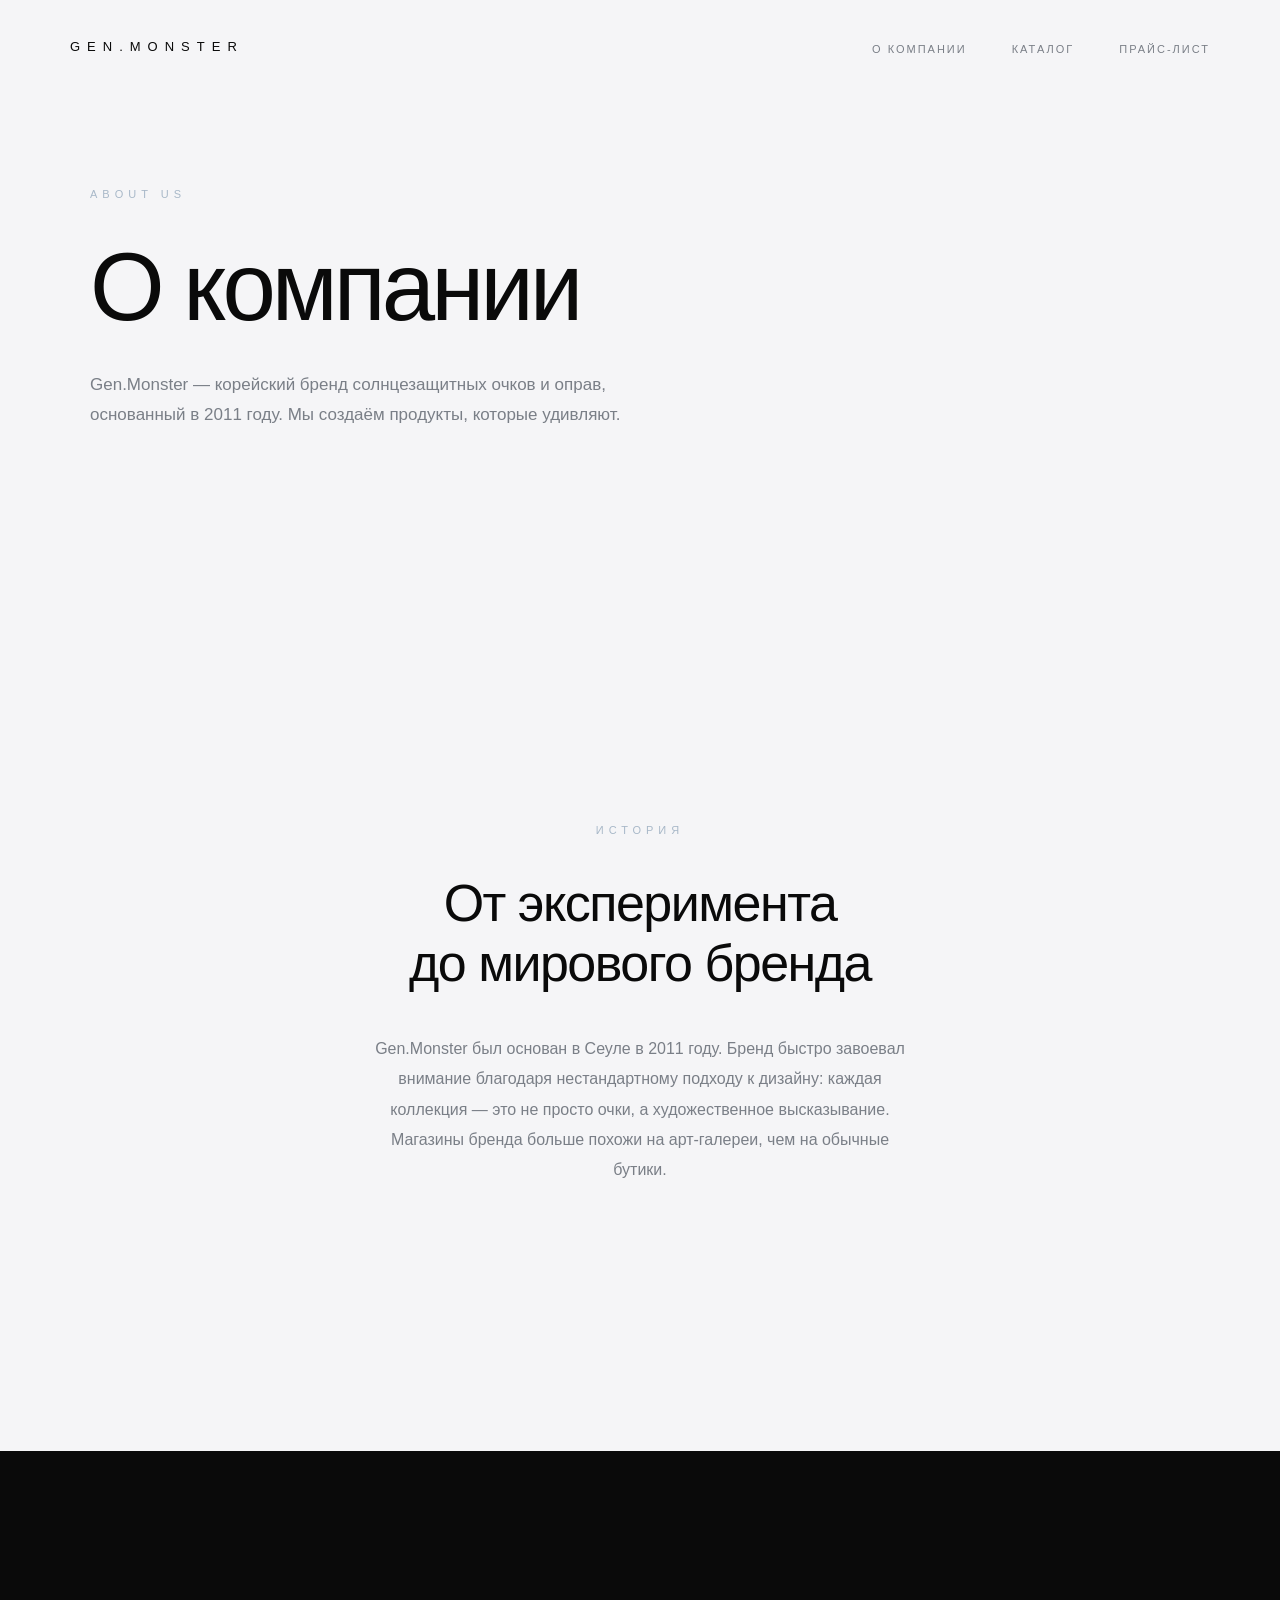
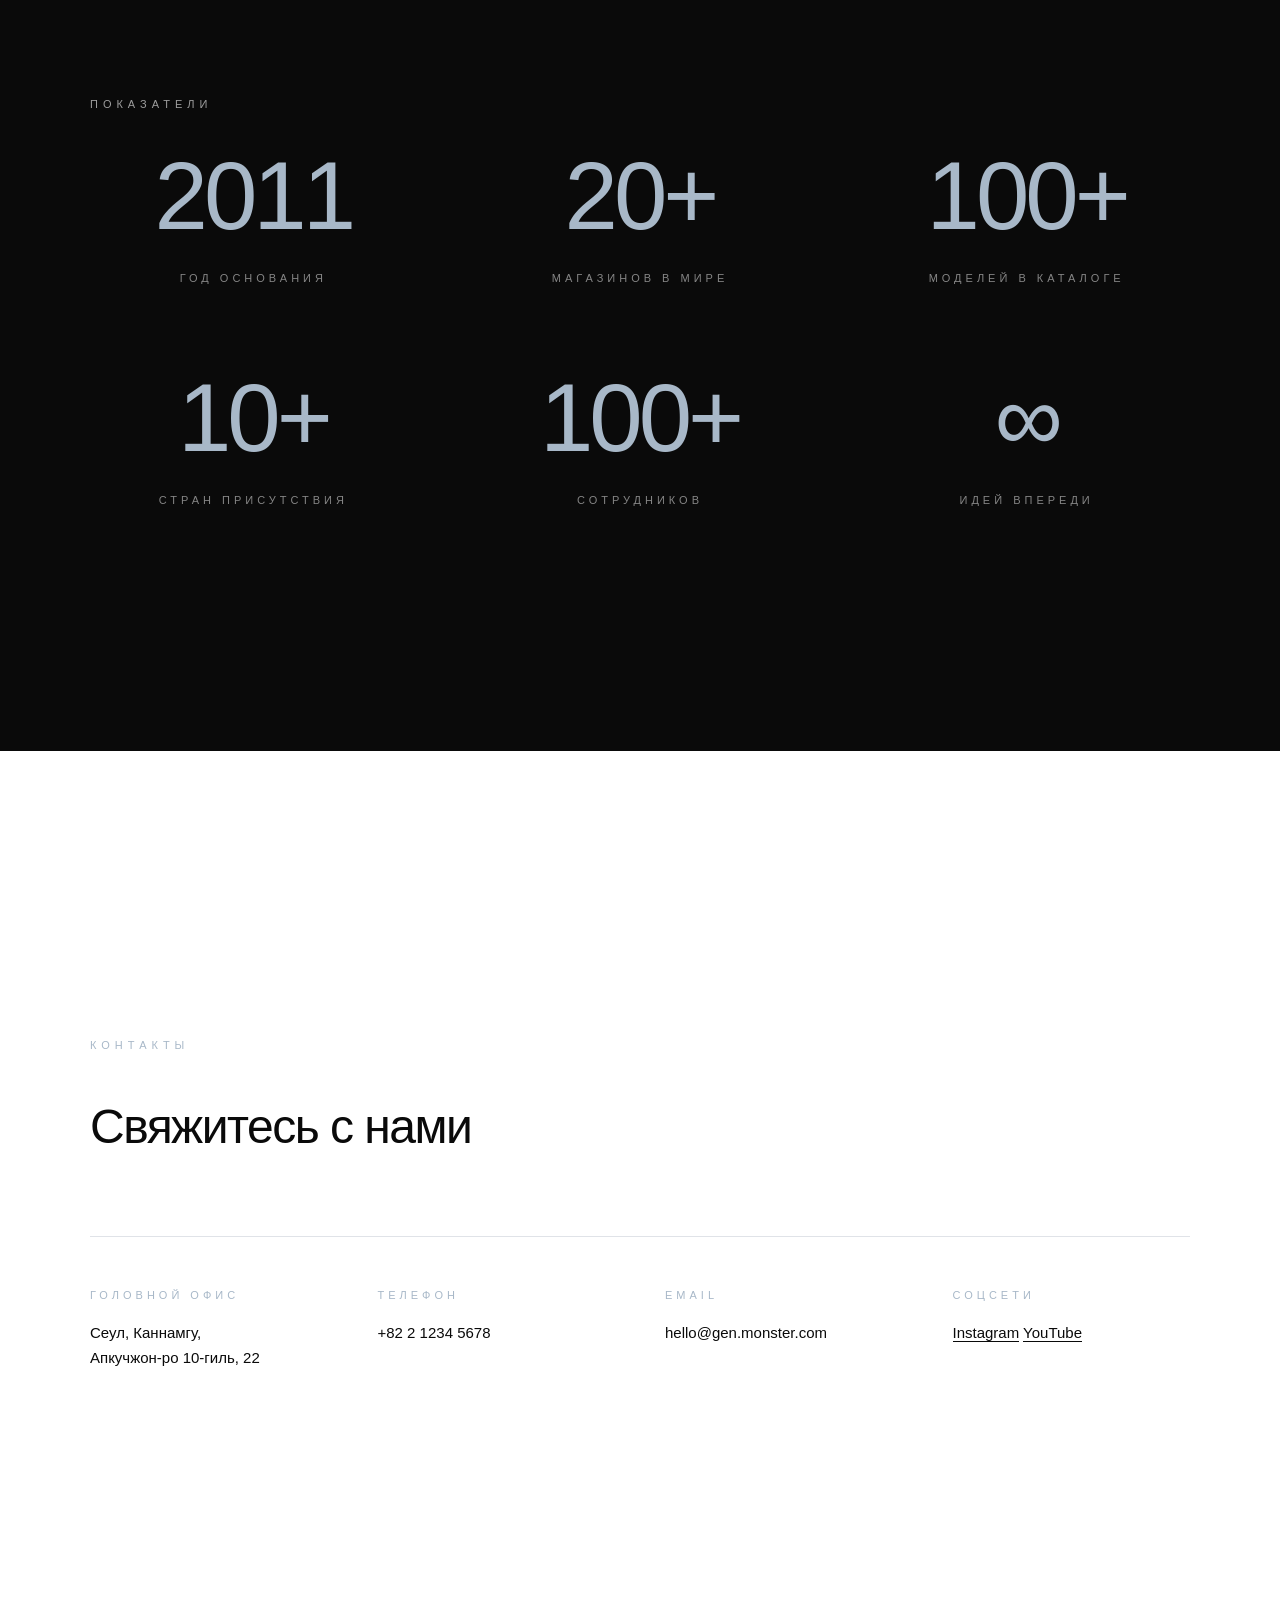
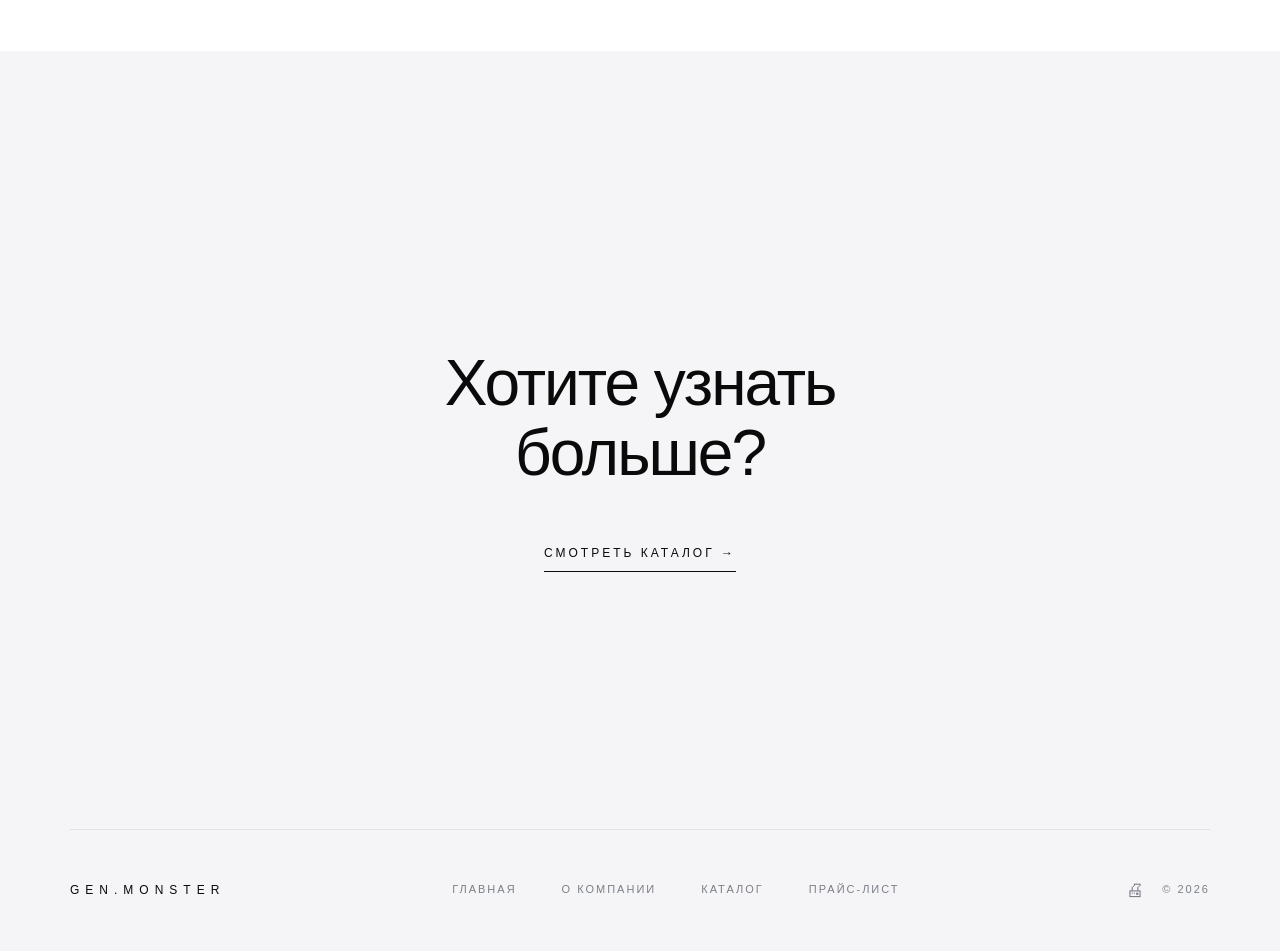
<file: about.html>
<!DOCTYPE html>
<html lang="ru">
<head>
    <meta charset="UTF-8">
    <meta name="viewport" content="width=device-width, initial-scale=1.0">
    <title>О компании — Gen.Monster</title>
    <link rel="stylesheet" href="styles.css">
    <script src="js/script.js" defer></script>
</head>
<body>

    <!-- ШАПКА -->
    <header class="header"> 
           <a href="index.html" class="logo">GEN.MONSTER</a>
           <button class="burger" id="burger" aria-label="Открыть меню">
                <span></span>
                <span></span>
                <span></span>
           </button>
        <nav class="nav" id="nav">
            <ul>
                <li><a href="about.html">О компании</a></li>
                <li><a href="catalog.html">Каталог</a></li>
                <li><a href="price.html">Прайс-лист</a></li>
            </ul>
        </nav>
    </header>

    <!-- ЭКРАН 1: ЗАГОЛОВОК -->
    <section class="screen screen-page-head">
        <div class="screen-content">
            <p class="label">About us</p>
            <h1>О компании</h1>
            <p class="page-desc">
                Gen.Monster — корейский бренд солнцезащитных очков и оправ,
                основанный в 2011 году. Мы создаём продукты, которые удивляют.
            </p>
        </div>
    </section>

    <!-- ЭКРАН 2: ИСТОРИЯ -->
    <section class="screen screen-about">
        <div class="screen-content centered">
            <p class="label">История</p>
            <h2>
                От эксперимента<br>
                до мирового бренда
            </h2>
            <p class="desc">
                Gen.Monster был основан в Сеуле в 2011 году.
                Бренд быстро завоевал внимание благодаря нестандартному
                подходу к дизайну: каждая коллекция — это не просто очки,
                а художественное высказывание. Магазины бренда больше похожи
                на арт-галереи, чем на обычные бутики.
            </p>
        </div>
    </section>

    <!-- ЭКРАН 3: ПОКАЗАТЕЛИ -->
    <section class="screen screen-numbers">
        <div class="screen-content">
            <p class="label label-light">Показатели</p>
            <div class="numbers-grid">
                <div class="number-item">
                    <span class="number-value">2011</span>
                    <span class="number-label">Год основания</span>
                </div>
                <div class="number-item">
                    <span class="number-value">20+</span>
                    <span class="number-label">Магазинов в мире</span>
                </div>
                <div class="number-item">
                    <span class="number-value">100+</span>
                    <span class="number-label">Моделей в каталоге</span>
                </div>
                <div class="number-item">
                    <span class="number-value">10+</span>
                    <span class="number-label">Стран присутствия</span>
                </div>
                <div class="number-item">
                    <span class="number-value">100+</span>
                    <span class="number-label">Сотрудников</span>
                </div>
                <div class="number-item">
                    <span class="number-value">∞</span>
                    <span class="number-label">Идей впереди</span>
                </div>
            </div>
        </div>
    </section>

    <!-- ЭКРАН 4: КОНТАКТЫ -->
    <section class="screen screen-contacts">
        <div class="screen-content">
            <p class="label">Контакты</p>
            <h2>Свяжитесь с нами</h2>

            <div class="contacts-grid">
                <div class="contact-item">
                    <span class="contact-label">Головной офис</span>
                    <p>Сеул, Каннамгу,<br>Апкучжон-ро 10-гиль, 22</p>
                </div>
                <div class="contact-item">
                    <span class="contact-label">Телефон</span>
                    <p>+82 2 1234 5678</p>
                </div>
                <div class="contact-item">
                    <span class="contact-label">Email</span>
                    <p>hello@gen.monster.com</p>
                </div>
                <div class="contact-item">
                    <span class="contact-label">Соцсети</span>
                    <p>
                        <a href="#">Instagram</a>  
                        <a href="#">YouTube</a>
                    </p>
                </div>
            </div>
        </div>
    </section>

    <!-- ЭКРАН 5: ФИНАЛ + ПОДВАЛ -->
    <section class="screen screen-final">
        <div class="screen-content centered">
            <h2>
                Хотите узнать<br>
                больше?
            </h2>
            <a href="catalog.html" class="link-arrow">Смотреть каталог →</a>
        </div>
        <footer class="footer">
            <div class="footer-brand">GEN.MONSTER</div>
           <nav class="footer-nav">
                <ul>
                    <li><a href="index.html">Главная</a></li>
                    <li><a href="about.html">О компании</a></li>
                    <li><a href="catalog.html">Каталог</a></li>
                    <li><a href="price.html">Прайс-лист</a></li>
                </ul>
            </nav>
            <div class="footer-copy">
            <button class="print-toggle" id="print-toggle" aria-label="Версия для печати">
                🖨
            </button>
    <span>© 2026</span>
</div>
        </footer>
    </section>

</body>
</html>
</file>
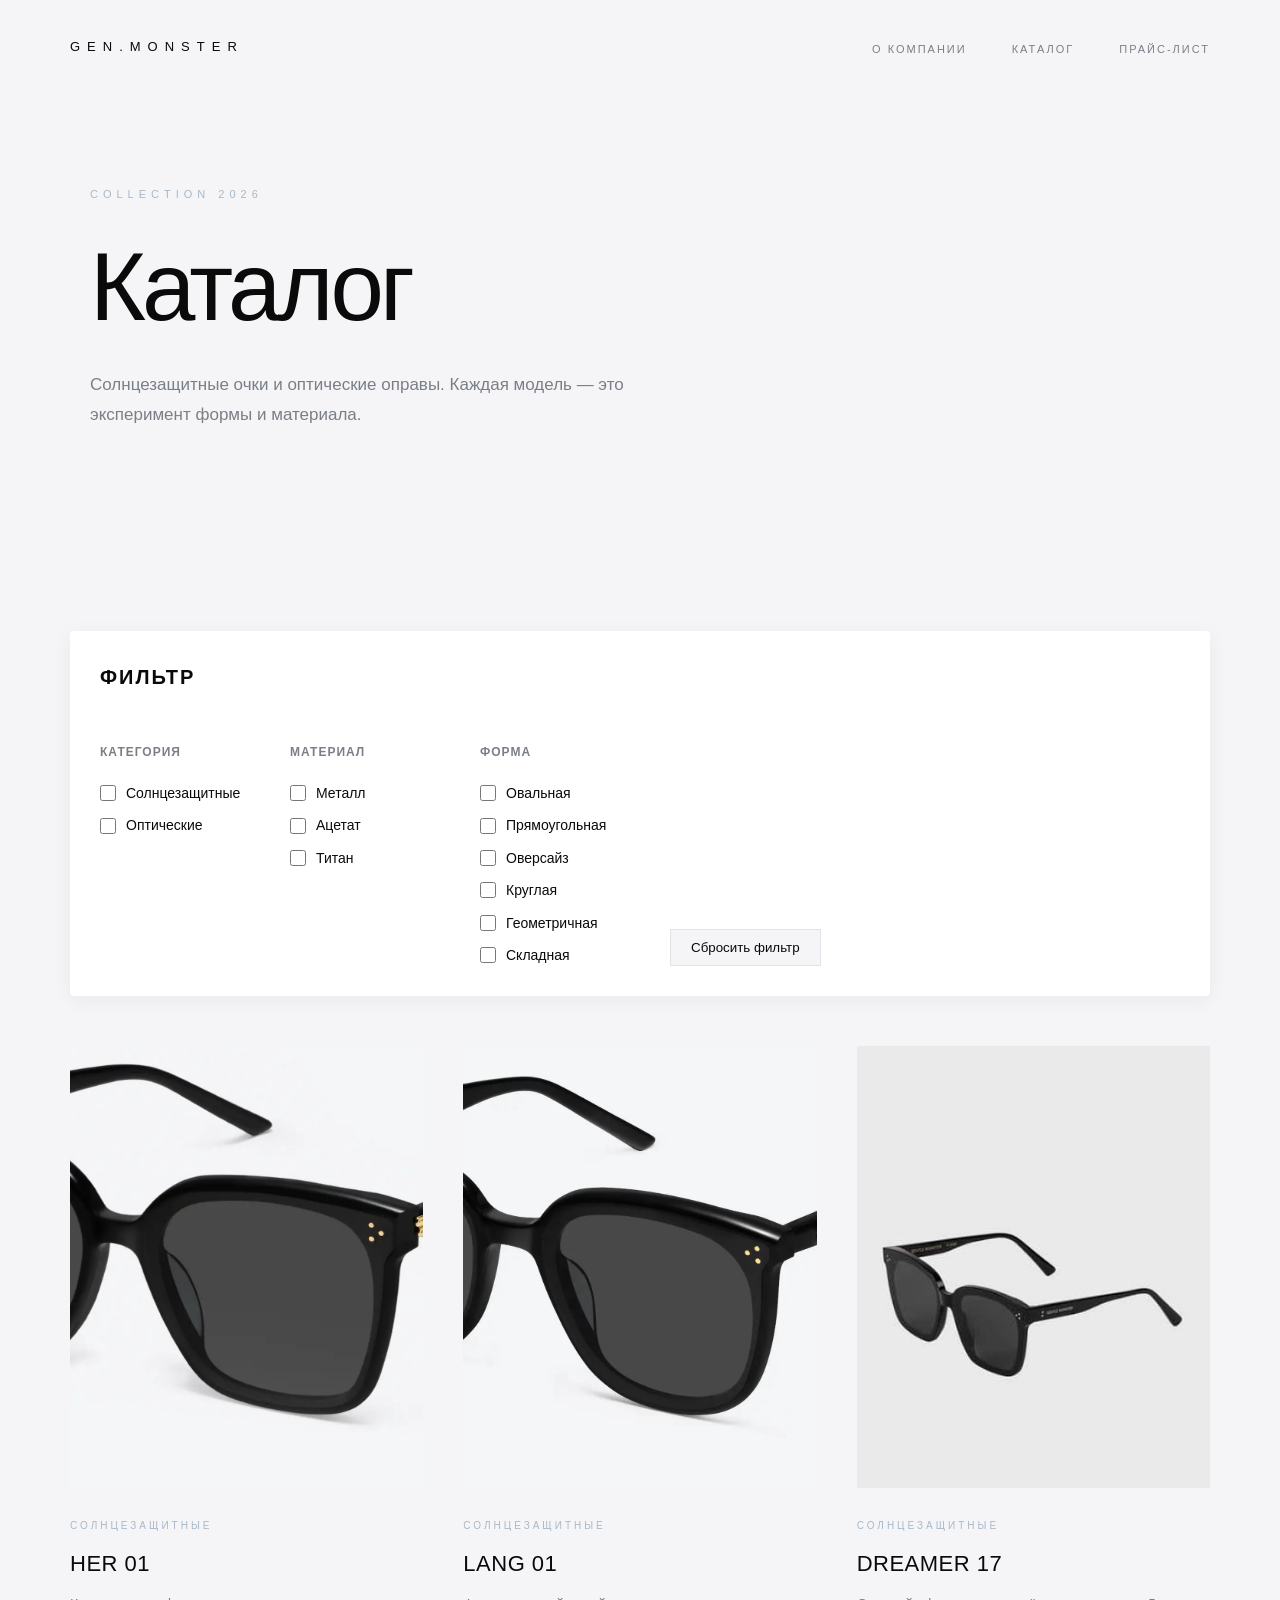
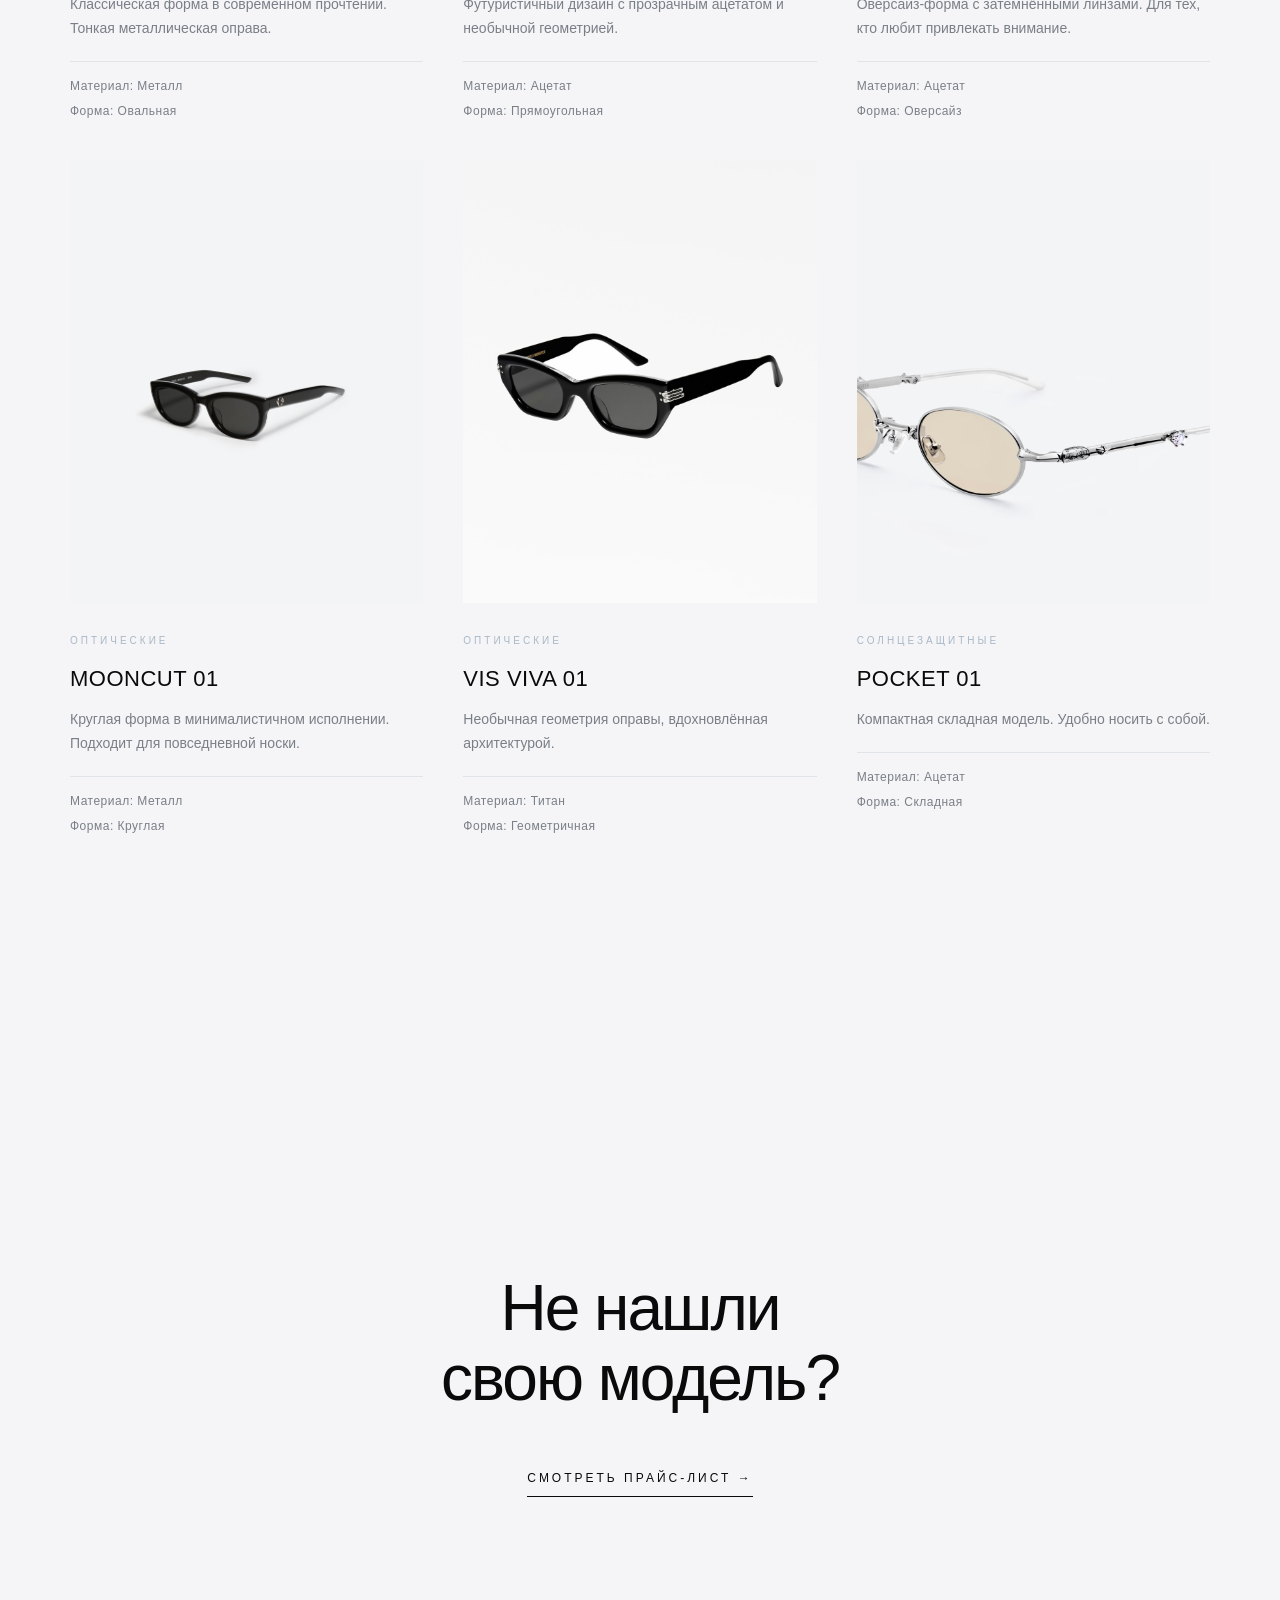
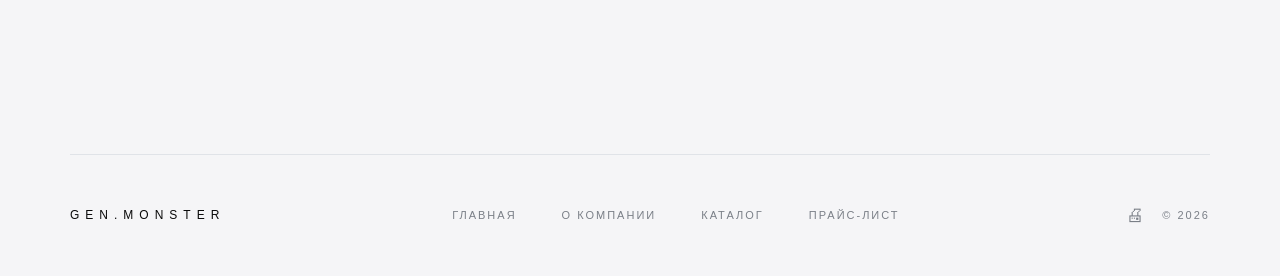
<file: catalog.html>
<!DOCTYPE html>
<html lang="ru">
<head>
    <meta charset="UTF-8">
    <meta name="viewport" content="width=device-width, initial-scale=1.0">
    <title>Каталог — gen.monster</title>
    <link rel="stylesheet" href="styles.css">
    <script src="js/script.js" defer></script>
    <script src="js/filter.js" defer></script>
</head>
<body>

    <!-- ШАПКА -->
    <header class="header">
        <a href="index.html" class="logo">GEN.MONSTER</a>
         <button class="burger" id="burger" aria-label="Открыть меню">
            <span></span>
            <span></span>
            <span></span>
         </button>
        <nav class="nav" id="nav" >
            <ul>
                <li><a href="about.html">О компании</a></li>
                <li><a href="catalog.html">Каталог</a></li>
                <li><a href="price.html">Прайс-лист</a></li>
            </ul>
</nav>
    </header>

    <!-- ЭКРАН 1: ЗАГОЛОВОК -->
    <section class="screen screen-page-head">
        <div class="screen-content">
            <p class="label">Collection 2026</p>
            <h1>Каталог</h1>
            <p class="page-desc">
                Солнцезащитные очки и оптические оправы.
                Каждая модель — это эксперимент формы и материала.
            </p>
        </div>
    </section>

          <!-- ЭКРАН 2: ФИЛЬТР И СЕТКА ТОВАРОВ -->
    <section class="catalog">
            <div class="catalog-layout">            
            <aside class="filters" id="filters">
                <!-- Сюда JS вставит чекбоксы -->
            </aside>

            <!-- ВАЖНО: мы поменяли id="elements" на id="catalog", чтобы совпадало с filter.js -->
            <div class="catalog-grid" id="catalog">
                <!-- Сюда JS вставит карточки товаров -->
            </div>

        </div>
    </section>

    <!-- ЭКРАН 3: ФИНАЛ + ПОДВАЛ -->
    <section class="screen screen-final">
        <div class="screen-content centered">
            <h2>
                Не нашли<br>
                свою модель?
            </h2>
            <a href="price.html" class="link-arrow">Смотреть прайс-лист →</a>
        </div>
        <footer class="footer">
            <div class="footer-brand">Gen.monster</div>
            <nav class="footer-nav">
                 <ul>
                    <li><a href="index.html">Главная</a></li>
                    <li><a href="about.html">О компании</a></li>
                    <li><a href="catalog.html">Каталог</a></li>
                    <li><a href="price.html">Прайс-лист</a></li>
                </ul>
            </nav>
            <div class="footer-copy">
                <button class="print-toggle" id="print-toggle" aria-label="Версия для печати">
                    🖨
                </button>
                <span>© 2026</span>
            </div>
        </footer>
    </section>

</body>
</html>
</file>
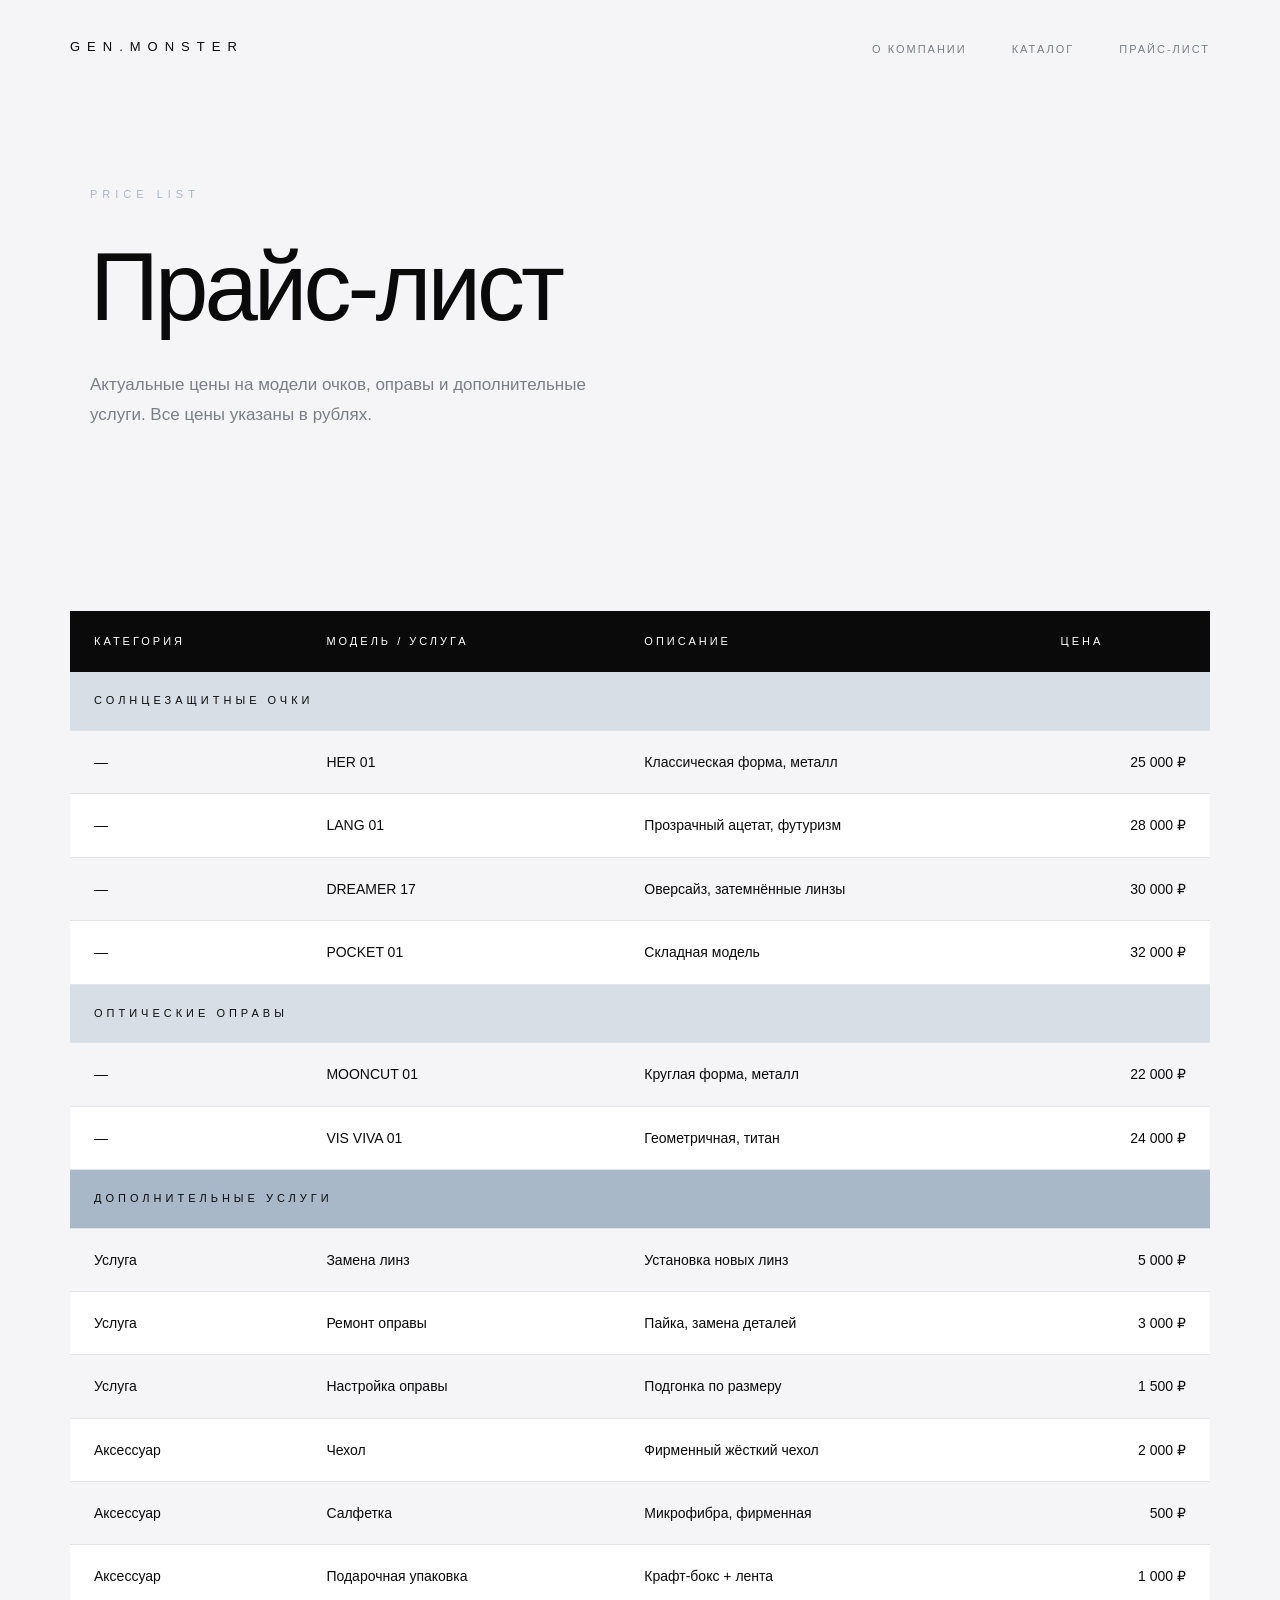
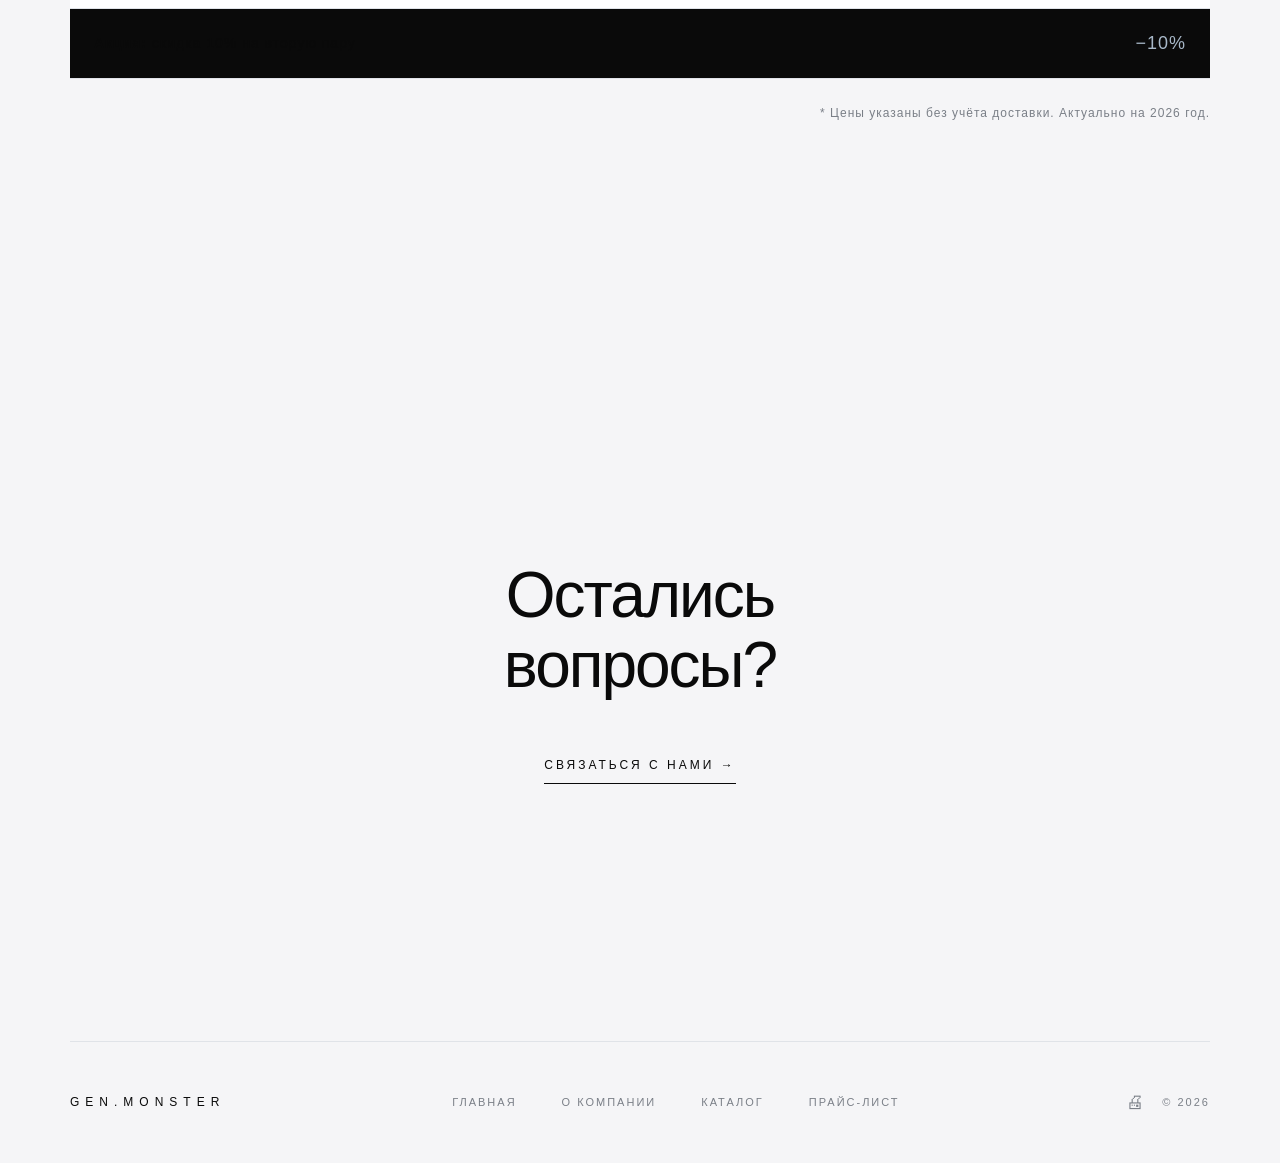
<file: price.html>
<!DOCTYPE html>
<html lang="ru">
<head>
    <meta charset="UTF-8">
    <meta name="viewport" content="width=device-width, initial-scale=1.0">
    <title>Прайс-лист — gen.monster</title>
    <link rel="stylesheet" href="styles.css">
    <script src="js/script.js" defer></script>
</head>
<body>

    <!-- ШАПКА -->
    <header class="header">
        <a href="index.html" class="logo">GEN.MONSTER</a>
         <button class="burger" id="burger" aria-label="Открыть меню">
            <span></span>
            <span></span>
            <span></span>
        </button>
        <nav class="nav" id="nav">
             <ul>
            <li><a href="about.html">О компании</a></li>
            <li><a href="catalog.html">Каталог</a></li>
            <li><a href="price.html">Прайс-лист</a></li>
            </ul>
        </nav>
    </header>

    <!-- ЭКРАН 1: ЗАГОЛОВОК -->
    <section class="screen screen-page-head">
        <div class="screen-content">
            <p class="label">Price list</p>
            <h1>Прайс-лист</h1>
            <p class="page-desc">
                Актуальные цены на модели очков, оправы и дополнительные услуги.
                Все цены указаны в рублях.
            </p>
        </div>
    </section>

    <!-- ЭКРАН 2: ТАБЛИЦА -->
    <section class="price">
        <div class="price-wrapper">

            <table class="price-table">
                <thead>
                    <tr>
                        <th>Категория</th>
                        <th>Модель / Услуга</th>
                        <th>Описание</th>
                        <th class="price-col">Цена</th>
                    </tr>
                </thead>
                <tbody>

                    <!-- Солнцезащитные -->
                    <tr class="row-category">
                        <td colspan="4">Солнцезащитные очки</td>
                    </tr>
                    <tr class="row-odd">
                        <td>—</td>
                        <td>HER 01</td>
                        <td>Классическая форма, металл</td>
                        <td class="price-col">25 000 ₽</td>
                    </tr>
                    <tr class="row-even">
                        <td>—</td>
                        <td>LANG 01</td>
                        <td>Прозрачный ацетат, футуризм</td>
                        <td class="price-col">28 000 ₽</td>
                    </tr>
                    <tr class="row-odd">
                        <td>—</td>
                        <td>DREAMER 17</td>
                        <td>Оверсайз, затемнённые линзы</td>
                        <td class="price-col">30 000 ₽</td>
                    </tr>
                    <tr class="row-even">
                        <td>—</td>
                        <td>POCKET 01</td>
                        <td>Складная модель</td>
                        <td class="price-col">32 000 ₽</td>
                    </tr>

                    <!-- Оптические -->
                    <tr class="row-category">
                        <td colspan="4">Оптические оправы</td>
                    </tr>
                    <tr class="row-odd">
                        <td>—</td>
                        <td>MOONCUT 01</td>
                        <td>Круглая форма, металл</td>
                        <td class="price-col">22 000 ₽</td>
                    </tr>
                    <tr class="row-even">
                        <td>—</td>
                        <td>VIS VIVA 01</td>
                        <td>Геометричная, титан</td>
                        <td class="price-col">24 000 ₽</td>
                    </tr>

                    <!-- Доп. услуги -->
                    <tr class="row-category row-services">
                        <td colspan="4">Дополнительные услуги</td>
                    </tr>
                    <tr class="row-odd">
                        <td>Услуга</td>
                        <td>Замена линз</td>
                        <td>Установка новых линз</td>
                        <td class="price-col">5 000 ₽</td>
                    </tr>
                    <tr class="row-even">
                        <td>Услуга</td>
                        <td>Ремонт оправы</td>
                        <td>Пайка, замена деталей</td>
                        <td class="price-col">3 000 ₽</td>
                    </tr>
                    <tr class="row-odd">
                        <td>Услуга</td>
                        <td>Настройка оправы</td>
                        <td>Подгонка по размеру</td>
                        <td class="price-col">1 500 ₽</td>
                    </tr>
                    <tr class="row-even">
                        <td>Аксессуар</td>
                        <td>Чехол</td>
                        <td>Фирменный жёсткий чехол</td>
                        <td class="price-col">2 000 ₽</td>
                    </tr>
                    <tr class="row-odd">
                        <td>Аксессуар</td>
                        <td>Салфетка</td>
                        <td>Микрофибра, фирменная</td>
                        <td class="price-col">500 ₽</td>
                    </tr>
                    <tr class="row-even">
                        <td>Аксессуар</td>
                        <td>Подарочная упаковка</td>
                        <td>Крафт-бокс + лента</td>
                        <td class="price-col">1 000 ₽</td>
                    </tr>

                    <!-- Акция -->
                    <tr class="row-promo">
                        <td colspan="3">
                            <strong>Акция:</strong> скидка 10% на вторую пару
                        </td>
                        <td class="price-col">−10%</td>
                    </tr>

                </tbody>
            </table>

            <p class="price-note">
                * Цены указаны без учёта доставки. Актуально на 2026 год.
            </p>

        </div>
    </section>

    <!-- ЭКРАН 3: ФИНАЛ + ПОДВАЛ -->
    <section class="screen screen-final">
        <div class="screen-content centered">
            <h2>
                Остались<br>
                вопросы?
            </h2>
            <a href="about.html" class="link-arrow">Связаться с нами →</a>
        </div>
        <footer class="footer">
            <div class="footer-brand">gen.monster</div>
           <nav class="footer-nav">
                <ul>
                    <li><a href="index.html">Главная</a></li>
                    <li><a href="about.html">О компании</a></li>
                    <li><a href="catalog.html">Каталог</a></li>
                    <li><a href="price.html">Прайс-лист</a></li>
                </ul>
            </nav>
            <div class="footer-copy">
                <button class="print-toggle" id="print-toggle" aria-label="Версия для печати">
                    🖨
                </button>
                <span>© 2026</span>
            </div>
        </footer>
    </section>

</body>
</html>
</file>
<file: styles.css>
/* ===== RESET ===== */
* {
    margin: 0;
    padding: 0;
    box-sizing: border-box;
}

:root {
    --bg: #f5f5f7;
    --ink: #0a0a0a;
    --muted: #7a7f87;
    --accent: #a8b8c8;
    --light: #ffffff;
}

html {
    scroll-behavior: smooth;
}

body {
    font-family: 'Helvetica Neue', Arial, sans-serif;
    background-color: var(--bg);
    color: var(--ink);
    line-height: 1.6;
    font-weight: 300;
    -webkit-font-smoothing: antialiased;
}

/* ===== ССЫЛКИ: ВСЕ СОСТОЯНИЯ ===== */
a {
    text-decoration: none;
    color: inherit;
    transition: color 0.3s;
}

a:link {
    color: inherit;
}

a:visited {
    color: inherit;
}

a:hover {
    color: var(--accent);
}

a:active {
    color: var(--ink);
}

.nav a:link,
.nav a:visited,
.footer-nav a:link,
.footer-nav a:visited {
    color: var(--muted);
}

.nav a:hover,
.footer-nav a:hover {
    color: var(--ink);
}

.nav a:active,
.footer-nav a:active {
    color: var(--accent);
}

em {
    font-style: italic;
    color: var(--accent);
}

/* ===== HEADER ===== */
.header {
    position: fixed;
    top: 0;
    left: 0;
    right: 0;
    display: flex;
    justify-content: space-between;
    align-items: center;
    padding: 35px 70px;
    z-index: 100;
    background-color: rgba(245, 245, 247, 0.85);
    backdrop-filter: blur(12px);
    -webkit-backdrop-filter: blur(12px);
}

.logo {
    font-size: 13px;
    letter-spacing: 7px;
    font-weight: 400;
    color: var(--ink);
}

/* ===== НАВИГАЦИЯ ===== */
.nav ul,
.footer-nav ul {
    list-style: none;
    display: flex;
    gap: 45px;
    margin: 0;
    padding: 0;
}

.nav li,
.footer-nav li {
    display: inline-block;
}

.nav a,
.footer-nav a {
    font-size: 11px;
    letter-spacing: 2px;
    text-transform: uppercase;
    color: var(--muted);
    transition: color 0.3s;
}

.nav a:hover,
.footer-nav a:hover {
    color: var(--ink);
}

/* ===== ОБЩИЙ КЛАСС ДЛЯ ЭКРАНОВ ===== */
.screen {
    position: relative;
    min-height: 100vh;
    display: flex;
    align-items: center;
    justify-content: center;
    padding: 120px 70px;
    overflow: hidden;
}

.screen-content {
    max-width: 1100px;
    width: 100%;
    position: relative;
    z-index: 2;
}

.screen-content.centered {
    text-align: center;
    max-width: 800px;
}

.screen-bg {
    position: absolute;
    inset: 0;
    z-index: 1;
    overflow: hidden;
}

.screen-bg img,
.screen-bg video,
.screen-bg iframe {
    position: absolute;
    inset: 0;
    width: 100%;
    height: 100%;
    object-fit: cover;
    border: 0;
    display: block;
}

.overlay {
    position: absolute;
    inset: 0;
    background: rgba(245, 245, 247, 0.25);
    z-index: 1;
}

.label {
    display: inline-block;
    font-size: 11px;
    letter-spacing: 5px;
    text-transform: uppercase;
    color: var(--accent);
    margin-bottom: 35px;
}

.label-light {
    color: rgba(255, 255, 255, 0.6);
}

/* ===== ССЫЛКА СО СТРЕЛКОЙ ===== */
.link-arrow {
    display: inline-block;
    font-size: 12px;
    letter-spacing: 3px;
    text-transform: uppercase;
    color: currentColor;
    padding-bottom: 8px;
    border-bottom: 1px solid currentColor;
    transition: all 0.4s;
}

.link-arrow:hover {
    letter-spacing: 5px;
    color: var(--accent);
    border-bottom-color: var(--accent);
}

/* ===== ЭКРАН 1: HERO ===== */
.screen-hero {
    color: #0a0a0a;
}

.bg-hero {
    background: linear-gradient(160deg, #d8dee5 0%, #a8b8c8 100%);
}

.screen-hero .screen-content {
    max-width: 950px;
}

.screen-hero h1 {
    font-size: 80px;
    font-weight: 300;
    line-height: 1.02;
    letter-spacing: -3px;
    margin-bottom: 55px;
}

.scroll-hint {
    position: absolute;
    bottom: 40px;
    left: 50%;
    transform: translateX(-50%);
    font-size: 10px;
    letter-spacing: 4px;
    text-transform: uppercase;
    color: rgba(255, 255, 255, 0.4);
    z-index: 2;
    animation: pulse 2s infinite;
}

@keyframes pulse {
    0%, 100% { opacity: 0.4; }
    50% { opacity: 1; }
}

/* ===== ЭКРАН 2: О БРЕНДЕ ===== */
.screen-about {
    background-color: var(--bg);
}

.screen-about h2 {
    font-size: 52px;
    font-weight: 300;
    line-height: 1.15;
    letter-spacing: -1.5px;
    margin-bottom: 40px;
}

.screen-about .desc {
    font-size: 16px;
    color: var(--muted);
    max-width: 550px;
    margin: 0 auto;
    line-height: 1.9;
}

/* ===== ЭКРАН 3: ФОТО НА ВЕСЬ ЭКРАН ===== */
.bg-editorial {
    background: linear-gradient(160deg, #c8d0d8 0%, #6a7078 100%);
}

.image-caption {
    position: absolute;
    bottom: 60px;
    left: 70px;
    color: #fff;
    z-index: 2;
}

.image-caption .label {
    color: rgba(255, 255, 255, 0.7);
    margin-bottom: 12px;
}

.image-caption p {
    font-size: 15px;
    letter-spacing: 2px;
}

/* ===== ЭКРАН 4: ЦИФРЫ ===== */
.screen-numbers {
    background-color: #0a0a0a;
    color: #fff;
}

.numbers-grid {
    display: grid;
    grid-template-columns: repeat(3, 1fr);
    gap: 60px;
    text-align: center;
}

.number-value {
    display: block;
    font-size: 96px;
    font-weight: 300;
    letter-spacing: -4px;
    color: var(--accent);
    margin-bottom: 20px;
    line-height: 1;
}

.number-label {
    font-size: 11px;
    letter-spacing: 4px;
    text-transform: uppercase;
    color: rgba(255, 255, 255, 0.5);
}

/* ===== ЭКРАН 5: ПРЕИМУЩЕСТВА ===== */
.screen-features {
    background-color: var(--light);
}

.features-list {
    margin-top: 40px;
}

.feature-row {
    display: grid;
    grid-template-columns: 60px 1fr 1.5fr;
    gap: 40px;
    align-items: center;
    padding: 45px 0;
    border-top: 1px solid #e0e3e8;
}

.feature-row:last-child {
    border-bottom: 1px solid #e0e3e8;
}

.feature-num {
    font-size: 12px;
    letter-spacing: 3px;
    color: var(--accent);
}

.feature-row h3 {
    font-size: 24px;
    font-weight: 300;
    letter-spacing: -0.5px;
}

.feature-row p {
    font-size: 15px;
    color: var(--muted);
    line-height: 1.8;
}

/* ===== ЭКРАН 6: КАРТА ===== */
.bg-map {
    background: linear-gradient(160deg, #a8b0b8 0%, #2a2e33 100%);
}

.map-overlay {
    position: absolute;
    bottom: 0;
    left: 0;
    right: 0;
    z-index: 2;
    text-align: center;
    padding: 40px 60px;
    background-color: rgba(247, 246, 243, 0.95);
    backdrop-filter: blur(15px);
}

.map-overlay h2 {
    font-size: 32px;
    font-weight: 300;
    margin-bottom: 15px;
    letter-spacing: -0.5px;
}

.map-address {
    font-size: 14px;
    color: var(--muted);
}

/* ===== ЭКРАН 7: ФИНАЛ ===== */
.screen-final {
    flex-direction: column;
    justify-content: space-between;
    background-color: var(--bg);
    padding: 140px 70px 0;
}

.screen-final .screen-content {
    margin: auto;
}

.screen-final h2 {
    font-size: 64px;
    font-weight: 300;
    line-height: 1.1;
    letter-spacing: -2px;
    margin-bottom: 50px;
}

/* ===== FOOTER ===== */
.footer {
    display: flex;
    justify-content: space-between;
    align-items: center;
    width: 100%;
    padding: 50px 0;
    font-size: 11px;
    letter-spacing: 2px;
    text-transform: uppercase;
    color: var(--muted);
    border-top: 1px solid #e0e3e8;
    margin-top: 100px;
}

.footer-brand {
    font-size: 12px;
    letter-spacing: 6px;
    color: var(--ink);
}

.footer-nav {
    display: flex;
    gap: 35px;
}

.footer-nav a {
    transition: color 0.3s;
}

.footer-nav a:hover {
    color: var(--ink);
}

/* ===== СТРАНИЦА «О КОМПАНИИ» ===== */
.screen-page-head {
    min-height: 60vh;
    padding-top: 180px;
    align-items: flex-start;
}

.screen-page-head h1 {
    font-size: 96px;
    font-weight: 300;
    letter-spacing: -4px;
    line-height: 1;
    margin-bottom: 35px;
}

.page-desc {
    font-size: 17px;
    color: var(--muted);
    max-width: 550px;
    line-height: 1.8;
}

.screen-numbers .numbers-grid {
    grid-template-columns: repeat(3, 1fr);
    gap: 80px 60px;
}

/* Контакты */
.screen-contacts {
    background-color: var(--light);
}

.screen-contacts h2 {
    font-size: 48px;
    font-weight: 300;
    letter-spacing: -1.5px;
    margin-bottom: 70px;
}

.contacts-grid {
    display: grid;
    grid-template-columns: repeat(4, 1fr);
    gap: 50px;
    padding-top: 50px;
    border-top: 1px solid #e0e3e8;
}

.contact-item {
    display: flex;
    flex-direction: column;
    gap: 15px;
}

.contact-label {
    font-size: 11px;
    letter-spacing: 4px;
    text-transform: uppercase;
    color: var(--accent);
}

.contact-item p {
    font-size: 15px;
    color: var(--ink);
    line-height: 1.7;
}

.contact-item p a {
    border-bottom: 1px solid currentColor;
    transition: color 0.3s;
}

.contact-item p a:hover {
    color: var(--accent);
}

/* ===== СТРАНИЦА КАТАЛОГ ===== */
.catalog {
    padding: 80px 70px 140px;
    background-color: var(--bg);
}

.catalog-grid {
    display: grid;
    grid-template-columns: repeat(3, 1fr);
    gap: 60px 40px;
    max-width: 1400px;
    margin: 0 auto;
}

.product {
    display: flex;
    flex-direction: column;
}

.product-image {
    width: 100%;
    aspect-ratio: 4 / 5;
    background: linear-gradient(160deg, #d8dee5 0%, #a8b8c8 100%);
    display: flex;
    align-items: center;
    justify-content: center;
    margin-bottom: 30px;
    overflow: hidden;
    transition: transform 0.5s;
}

.product-image img {
    width: 100%;
    height: 100%;
    object-fit: cover;
    display: block;
}

.product:hover .product-image {
    transform: scale(1.02);
}

.product-info {
    display: flex;
    flex-direction: column;
    gap: 12px;
}

.product-cat {
    font-size: 10px;
    letter-spacing: 3px;
    text-transform: uppercase;
    color: var(--accent);
}

.product h3 {
    font-size: 22px;
    font-weight: 400;
    letter-spacing: 0.5px;
}

.product-desc {
    font-size: 14px;
    color: var(--muted);
    line-height: 1.7;
    margin-bottom: 8px;
}

.product-specs {
    list-style: none;
    display: flex;
    flex-direction: column;
    gap: 6px;
    padding-top: 15px;
    border-top: 1px solid #e0e3e8;
}

.product-specs li {
    font-size: 12px;
    color: var(--muted);
    letter-spacing: 0.5px;
}

/* ===== СТРАНИЦА ПРАЙС-ЛИСТ ===== */
.price {
    padding: 60px 70px 140px;
    background-color: var(--bg);
}

.price-wrapper {
    max-width: 1200px;
    margin: 0 auto;
}

.price-table {
    width: 100%;
    border-collapse: collapse;
    font-size: 14px;
}

.price-table thead th {
    background-color: #0a0a0a;
    color: #ffffff;
    text-align: left;
    padding: 22px 24px;
    font-size: 11px;
    letter-spacing: 3px;
    text-transform: uppercase;
    font-weight: 400;
}

.price-col {
    text-align: right;
    white-space: nowrap;
}

.row-category td {
    background-color: #d8dee5;
    color: #0a0a0a;
    font-size: 11px;
    letter-spacing: 4px;
    text-transform: uppercase;
    padding: 18px 24px;
    font-weight: 500;
}

.row-services td {
    background-color: #a8b8c8;
}

.price-table tbody td {
    padding: 20px 24px;
    border-bottom: 1px solid #e0e3e8;
    color: var(--ink);
}

.row-odd td {
    background-color: #f5f5f7;
}

.row-even td {
    background-color: #ffffff;
}

.row-promo td {
    background-color: #0a0a0a;
    color: #a8b8c8;
    font-size: 14px;
    letter-spacing: 1px;
    padding: 22px 24px;
}

.row-promo .price-col {
    font-size: 18px;
    font-weight: 500;
    color: #a8b8c8;
}

.price-note {
    margin-top: 25px;
    font-size: 12px;
    color: var(--muted);
    letter-spacing: 1px;
    text-align: right;
}

.price-table tbody tr:not(.row-category):not(.row-promo):hover td {
    background-color: #eef1f5;
}

/* ===== БУРГЕР-МЕНЮ ===== */
.burger {
    display: none;
    flex-direction: column;
    justify-content: space-between;
    width: 28px;
    height: 20px;
    background: none;
    border: none;
    cursor: pointer;
    padding: 0;
    z-index: 110;
}

.burger span {
    display: block;
    height: 2px;
    width: 100%;
    background-color: var(--ink);
    transition: all 0.3s;
}

.burger.active span:nth-child(1) {
    transform: translateY(9px) rotate(45deg);
}

.burger.active span:nth-child(2) {
    opacity: 0;
}

.burger.active span:nth-child(3) {
    transform: translateY(-9px) rotate(-45deg);
}

/* ===== ПЛАНШЕТ (max-width: 900px) ===== */
@media (max-width: 900px) {
    .header {
        padding: 20px 25px;
    }

    .logo {
        font-size: 11px;
        letter-spacing: 4px;
    }

    /* Показываем бургер */
    .burger {
        display: flex;
    }

    /* Меню — выезжает справа */
    .nav {
        position: fixed;
        top: 0;
        right: -100%;
        width: 280px;
        height: 100vh;
        background-color: #f5f5f7;
        padding: 100px 40px 40px;
        transition: right 0.4s ease;
        z-index: 105;
        box-shadow: -20px 0 60px rgba(0, 0, 0, 0.1);
    }

    .nav.active {
        right: 0;
    }

    .nav ul {
        flex-direction: column;
        gap: 30px;
    }

    .nav a {
        font-size: 14px;
        letter-spacing: 2px;
    }

    .screen {
        padding: 100px 30px;
    }

    .screen-hero h1 {
        font-size: 44px;
    }

    .screen-about h2 {
        font-size: 32px;
    }

    .screen-final h2 {
        font-size: 38px;
    }

    .screen-page-head h1 {
        font-size: 52px;
        letter-spacing: -2px;
    }

    .screen-contacts h2 {
        font-size: 32px;
    }

    .contacts-grid {
        grid-template-columns: 1fr 1fr;
        gap: 40px;
    }

    .numbers-grid {
        grid-template-columns: 1fr;
        gap: 50px;
    }

    .screen-numbers .numbers-grid {
        grid-template-columns: 1fr 1fr;
    }

    .number-value {
        font-size: 64px;
    }

    .feature-row {
        grid-template-columns: 1fr;
        gap: 15px;
    }

    .footer {
        flex-direction: column;
        gap: 25px;
    }

    .catalog {
        padding: 60px 30px 100px;
    }

    .catalog-grid {
        grid-template-columns: 1fr;
        gap: 60px;
    }

    .price {
        padding: 40px 20px 100px;
    }

    .price-table {
        font-size: 12px;
    }

    .price-table thead th,
    .price-table tbody td {
        padding: 14px 12px;
    }

    .price-table thead th:nth-child(3),
    .price-table tbody td:nth-child(3) {
        display: none;
    }
}

/* ===== ТЕЛЕФОН (max-width: 600px) ===== */
@media (max-width: 600px) {
    .header {
        padding: 15px 18px;
    }

    .logo {
        font-size: 10px;
        letter-spacing: 3px;
    }

    .screen {
        padding: 90px 20px 60px;
    }

    .screen-hero h1 {
        font-size: 32px;
        letter-spacing: -1px;
    }

    .screen-about h2 {
        font-size: 24px;
    }

    .screen-page-head h1 {
        font-size: 38px;
    }

    .screen-final h2 {
        font-size: 28px;
    }

    .number-value {
        font-size: 48px;
    }

    .map-overlay {
        padding: 30px 25px;
    }

    .map-overlay h2 {
        font-size: 22px;
    }
}
/* ===== ВЕРСИЯ ДЛЯ ПЕЧАТИ (Ctrl+P) ===== */
@media print {

    /* Скрываем всё лишнее */
    .header,
    .burger,
    .footer,
    .nav,
    .footer-nav,
    .screen-bg,
    .screen-map,
    .scroll-hint,
    .overlay,
    .link-arrow,
    .map-overlay,
    .image-caption {
        display: none !important;
    }

    /* Общий фон — белый, текст — чёрный */
    body {
        background: #ffffff !important;
        color: #000000 !important;
        font-size: 12pt;
        line-height: 1.4;
    }

    /* Каждый экран — компактно, без 100vh */
    .screen {
        min-height: auto !important;
        padding: 20px 0 !important;
        page-break-inside: avoid;
    }

    .screen-content {
        max-width: 100% !important;
    }

    /* Заголовки — чёрные */
    h1, h2, h3 {
        color: #000000 !important;
        page-break-after: avoid;
    }

    /* Тексты — обычные */
    p, span, li, td, th {
        color: #000000 !important;
    }

    /* Ссылки — без подчёркивания, чёрные */
    a {
        color: #000000 !important;
        text-decoration: none !important;
    }

    /* Каталог — сетка в 3 колонки */
    .catalog {
        padding: 20px 0 !important;
    }

    .catalog-grid {
        display: grid !important;
        grid-template-columns: repeat(3, 1fr) !important;
        gap: 20px !important;
    }

    .product-image {
        background: none !important;
        aspect-ratio: auto !important;
        margin-bottom: 10px !important;
    }

    .product-image img {
        width: 100% !important;
        height: auto !important;
        max-height: 200px;
        object-fit: contain !important;
    }

    .product h3 {
        font-size: 14pt !important;
    }

    /* Прайс-таблица — чёткая ч/б */
    .price-table {
        border: 1px solid #000 !important;
        font-size: 11pt !important;
    }

    .price-table thead th {
        background: #ffffff !important;
        color: #000000 !important;
        border: 1px solid #000 !important;
        padding: 8px !important;
    }

    .price-table tbody td {
        background: #ffffff !important;
        color: #000000 !important;
        border: 1px solid #000 !important;
        padding: 8px !important;
    }

    /* Категории — тоже ч/б с жирным */
    .row-category td {
        background: #ffffff !important;
        color: #000000 !important;
        font-weight: bold !important;
        border: 1px solid #000 !important;
    }

    /* Акция — рамка вместо тёмного фона */
    .row-promo td {
        background: #ffffff !important;
        color: #000000 !important;
        border: 2px solid #000 !important;
        font-weight: bold !important;
    }

    /* Показатели цифрами — крупно, но ч/б */
    .number-value {
        color: #000000 !important;
        font-size: 32pt !important;
    }

    .number-label {
        color: #000000 !important;
    }

    /* Контакты — все ч/б */
    .contacts-grid {
        border-top: 1px solid #000 !important;
    }

    .contact-label {
        color: #000000 !important;
        font-weight: bold !important;
    }

    /* Убираем тени и скругления */
    * {
        box-shadow: none !important;
        text-shadow: none !important;
        border-radius: 0 !important;
    }
}
/* ===== КНОПКА ПРИНТЕРА В ПОДВАЛЕ ===== */
.print-toggle {
    background: none;
    border: none;
    font-size: 18px;
    cursor: pointer;
    transition: transform 0.3s;
    color: var(--muted);
    margin-right: 10px;
    vertical-align: middle;
}

.print-toggle:hover {
    transform: scale(1.2);
    color: var(--ink);
}

.footer-copy {
    display: flex;
    align-items: center;
    gap: 8px;
}

@media (max-width: 900px) {
    .print-toggle {
        font-size: 16px;
    }
}

/* ===== ФИЛЬТР (Лаба 3) - ГОРИЗОНТАЛЬНЫЙ ===== */
.catalog-layout {
    display: flex;
    flex-direction: column; /* Ставим друг под другом: сначала фильтр, потом товары */
    gap: 50px;
    max-width: 1400px;
    margin: 0 auto;
}

/* Горизонтальная панель фильтра */
.filters {
    width: 100%;
    background: #ffffff;
    padding: 30px;
    border-radius: 4px;
    box-shadow: 0 4px 20px rgba(0, 0, 0, 0.05);
    
    /* Располагаем группы фильтров в ряд */
    display: flex;
    flex-wrap: wrap;
    gap: 40px;
    align-items: flex-start;
}

/* Заголовок "Фильтр" */
.filters-title {
    width: 100%;
    margin-bottom: 10px;
    font-size: 20px;
    letter-spacing: 2px;
    text-transform: uppercase;
}

/* Группа фильтров (Категория, Материал и т.д.) */
.filter-group {
    display: flex;
    flex-direction: column;
    gap: 15px;
    min-width: 150px;
}

.filter-group-title {
    font-size: 12px;
    color: var(--muted);
    text-transform: uppercase;
    letter-spacing: 1px;
    margin-bottom: 5px;
}

/* Список чекбоксов */
.filter-list {
    list-style: none;
    padding: 0;
    margin: 0;
    display: flex;
    flex-direction: column;
    gap: 10px;
}

.filter-item {
    display: flex;
    align-items: center;
    gap: 10px;
    cursor: pointer;
    font-size: 14px;
    color: var(--ink);
    transition: color 0.2s;
}

.filter-item:hover {
    color: var(--accent);
}

.filter-item input[type="checkbox"] {
    width: 16px;
    height: 16px;
    accent-color: var(--accent);
    cursor: pointer;
}

/* Заблокированные элементы */
.filter-item.disabled {
    opacity: 0.3;
    pointer-events: none;
}

/* Кнопка "Сбросить" */
.filters-reset {
    margin-top: auto; /* Прижимаем кнопку вправо вниз */
    align-self: flex-end;
    padding: 10px 20px;
    background-color: #f5f5f7;
    border: 1px solid #e0e3e8;
    color: var(--ink);
    cursor: pointer;
    font-family: inherit;
    transition: all 0.3s;
}

.filters-reset:hover {
    background-color: var(--accent);
    color: #fff;
    border-color: var(--accent);
}

/* Сетка товаров */
.catalog-grid {
    display: grid;
    grid-template-columns: repeat(3, 1fr); /* Возвращаем 3 колонки, т.к. фильтр больше не занимает место сбоку */
    gap: 40px;
}

@media (max-width: 900px) {
    .filters {
        flex-direction: column;
        gap: 20px;
    }
    .filters-reset {
        align-self: flex-start;
    }
    .catalog-grid {
        grid-template-columns: 1fr;
    }
}
</file>
